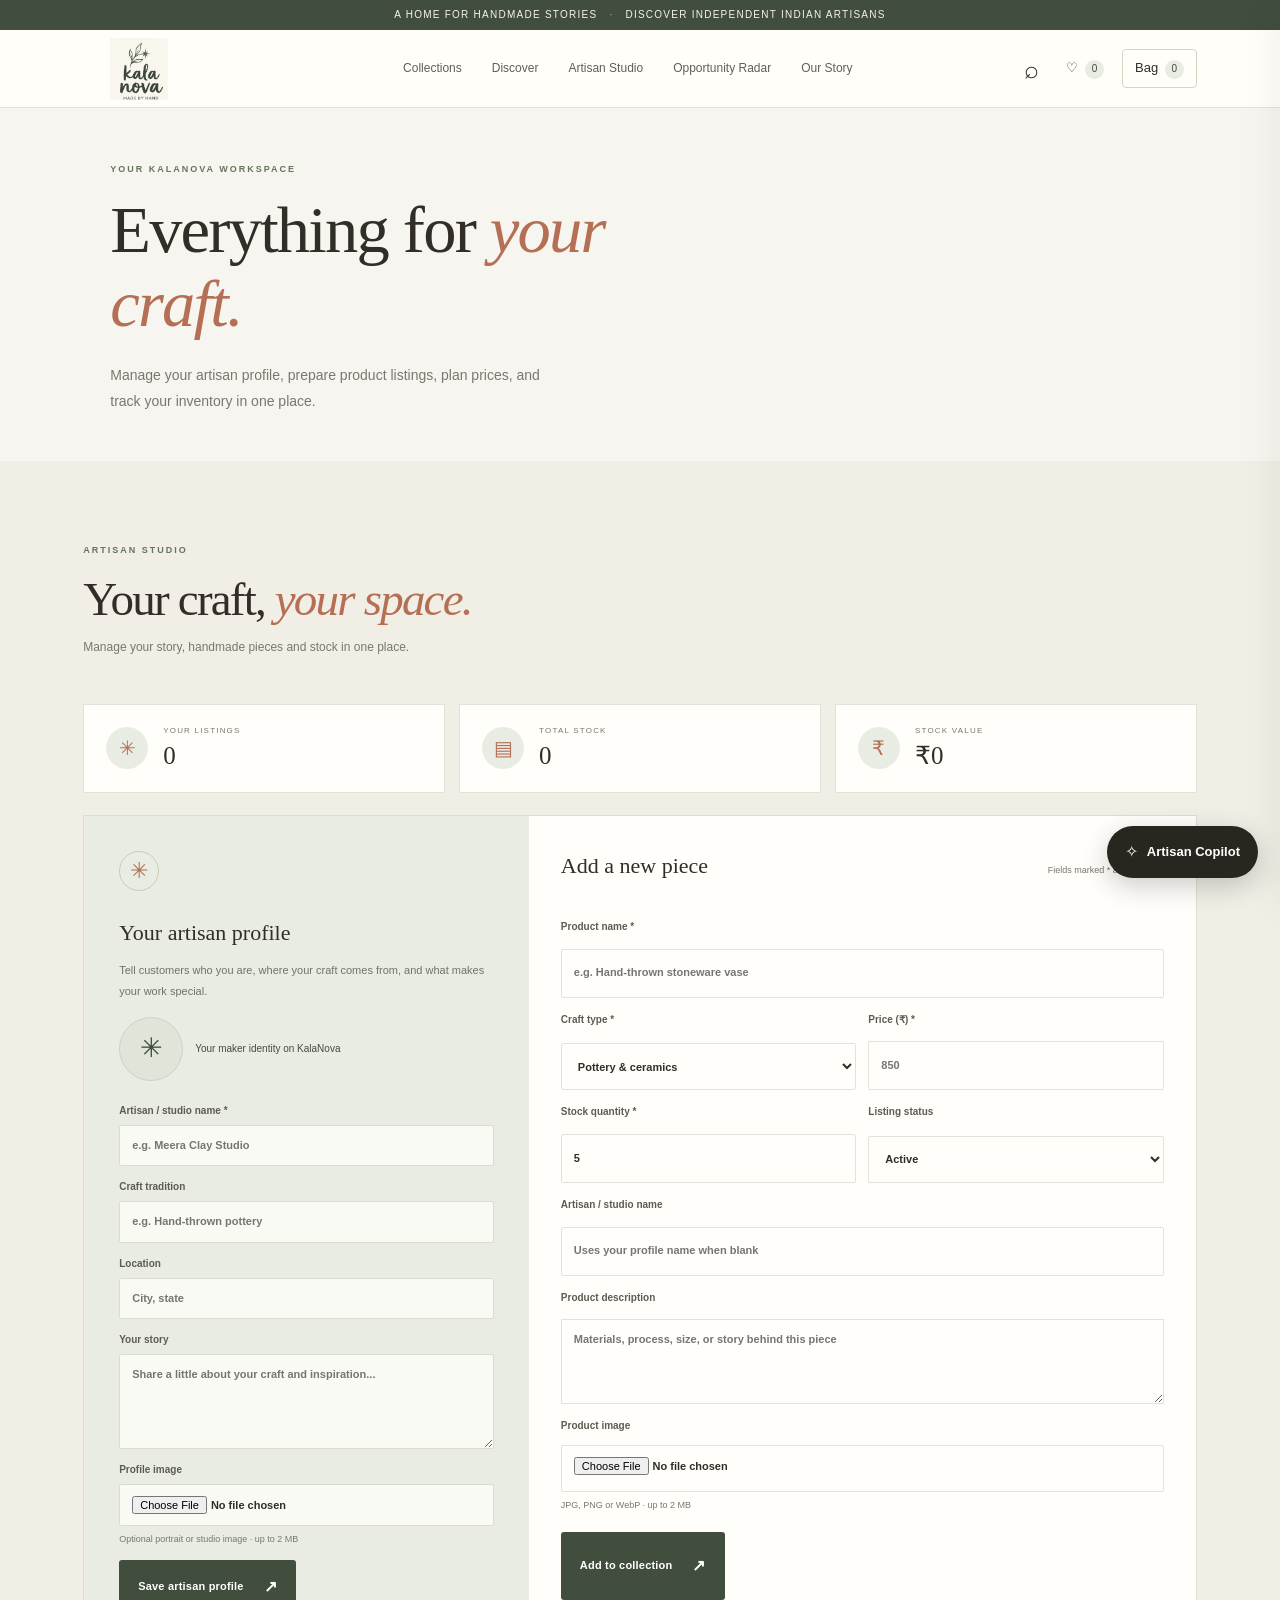
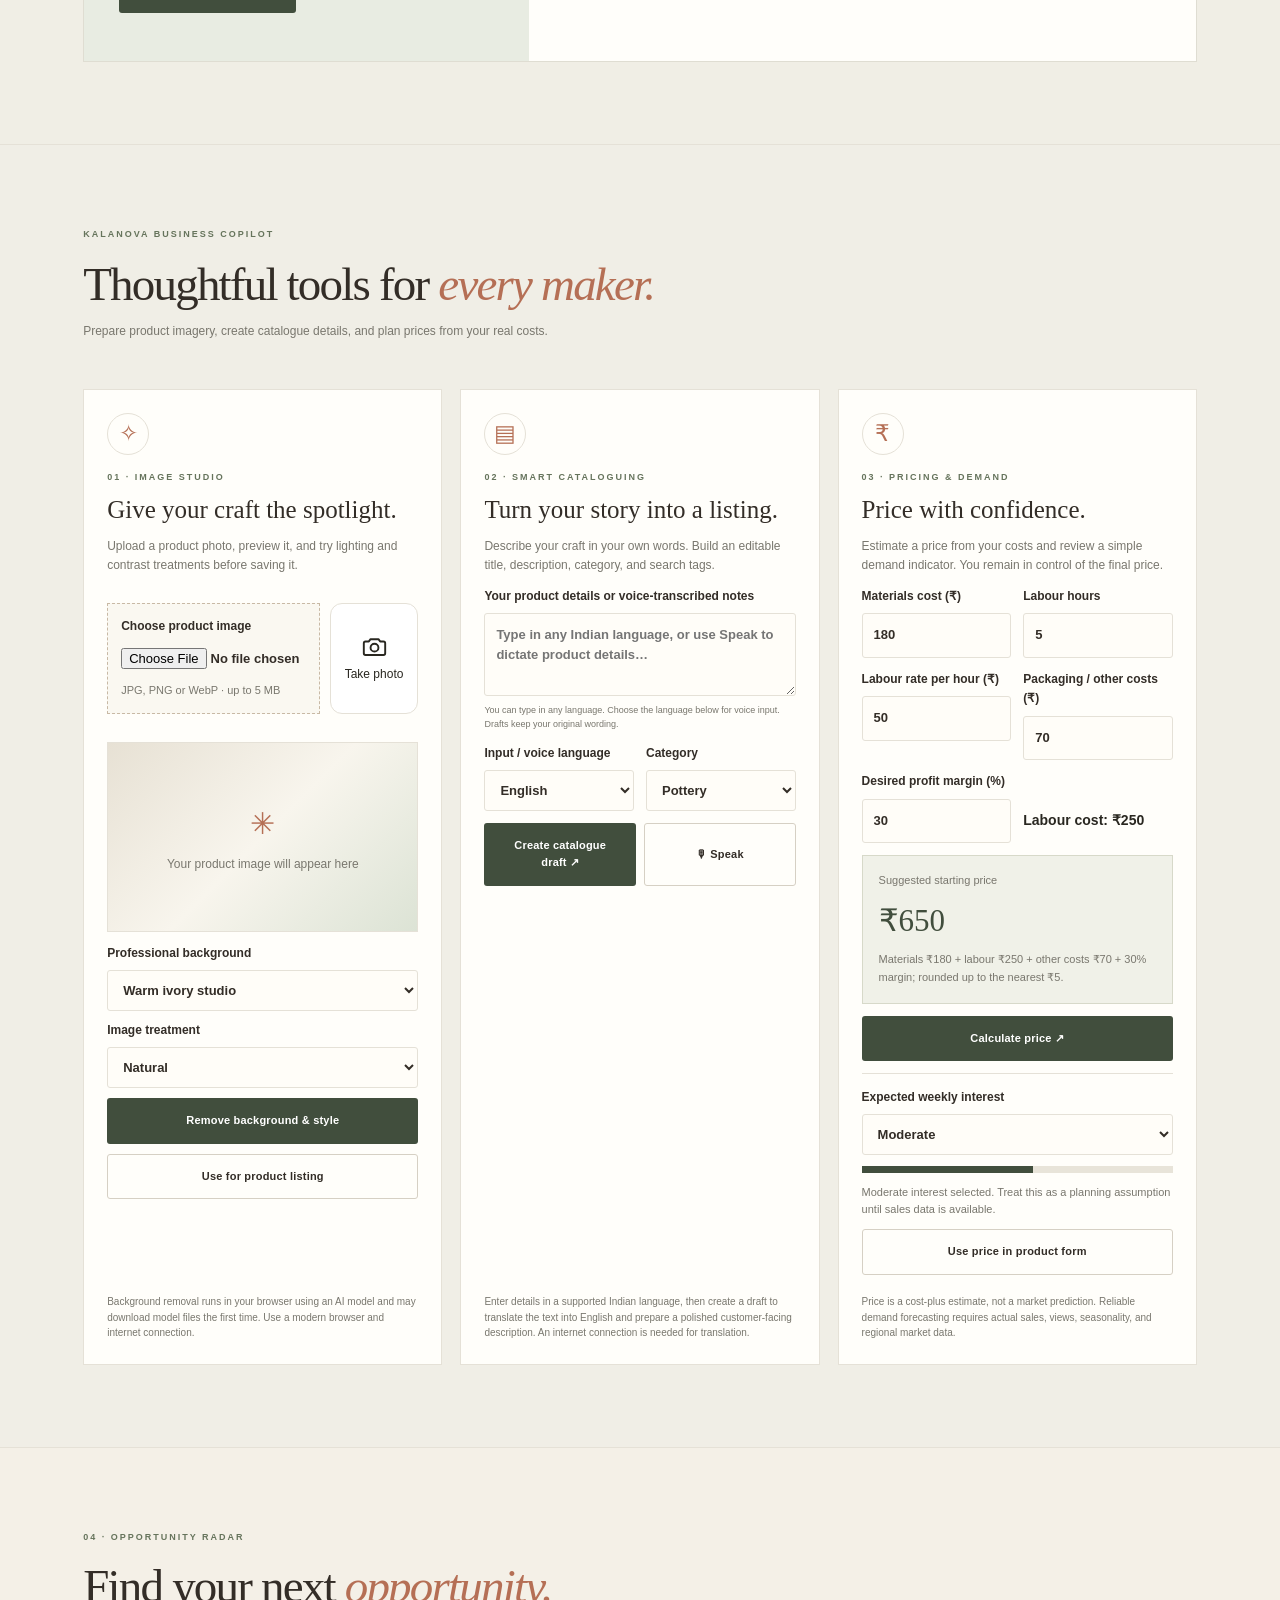
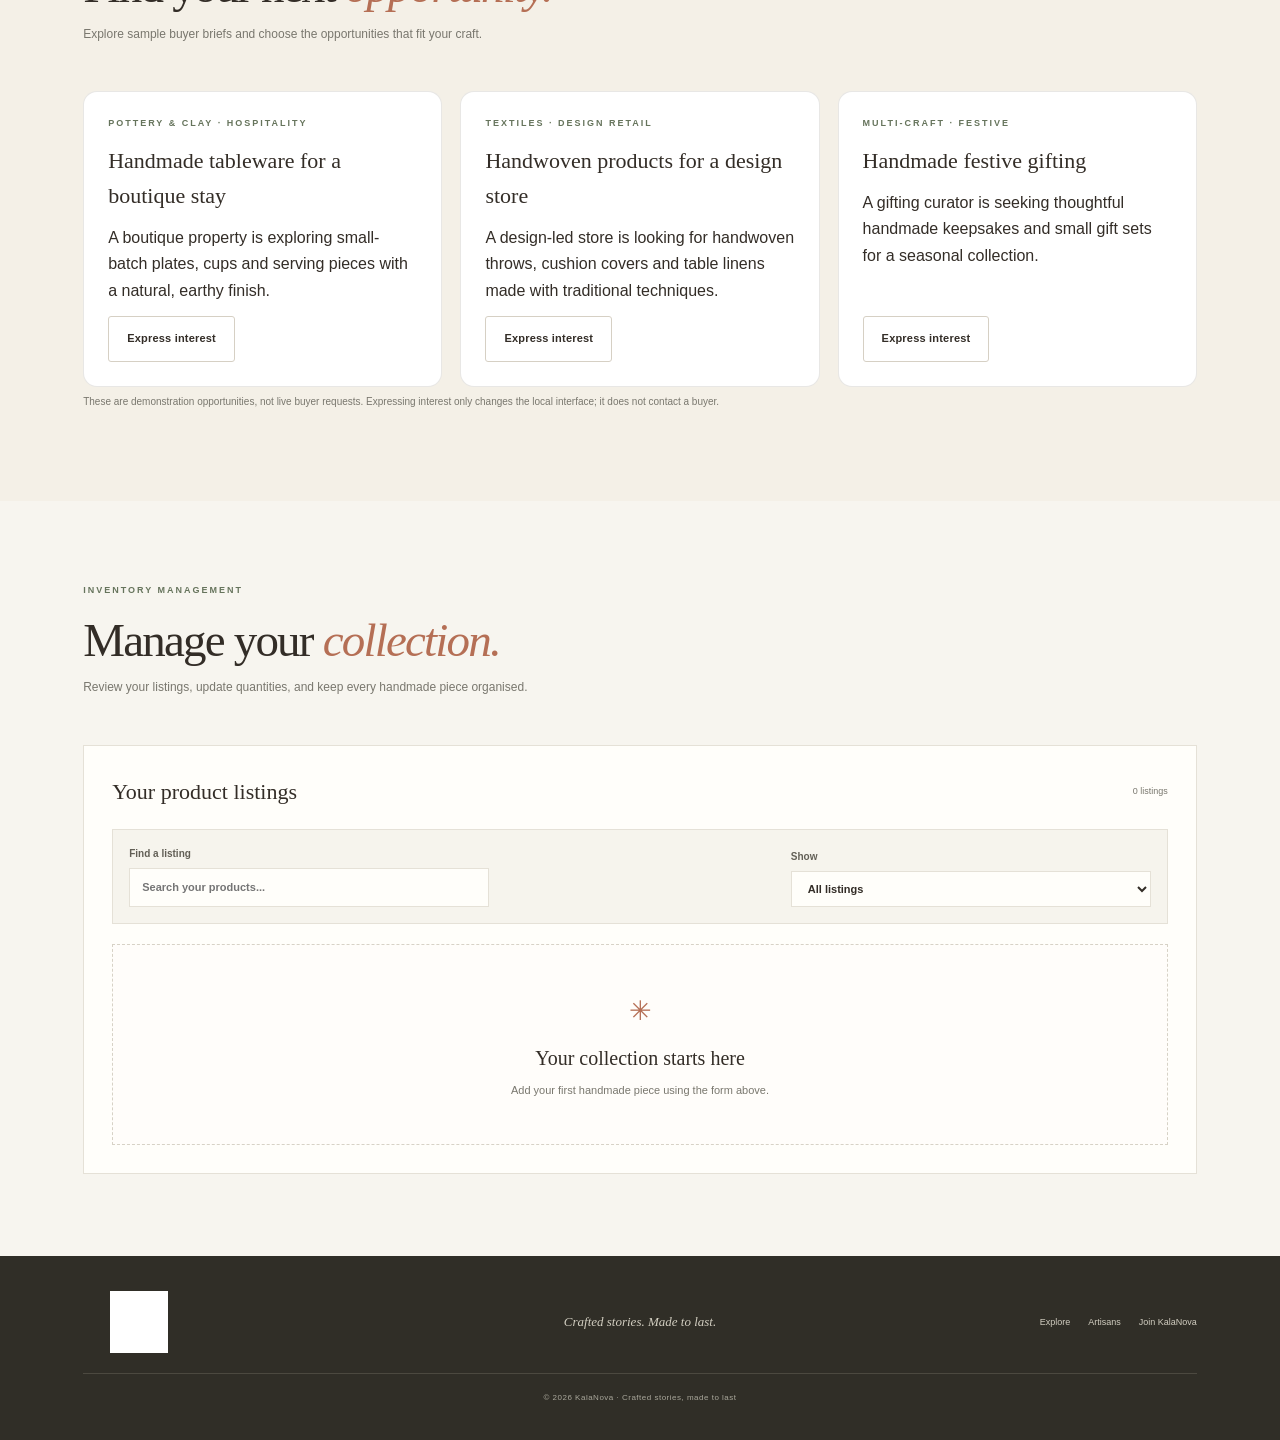
<file: artisan.html>
<!DOCTYPE html>

<html lang="en">
<head>
<meta charset="utf-8"/>
<meta content="width=device-width, initial-scale=1.0" name="viewport"/>
<meta content="#f7f5ef" name="theme-color"/>
<title>KalaNova — Artisan Studio</title>
<link href="style.css" rel="stylesheet"/>
<script defer="" src="script.js?v=artisan-copilot-camera-20261122"></script>
</head>
<body>
<div class="announcement">A home for handmade stories <span>·</span> Discover independent Indian artisans</div>
<header class="site-header">
<a aria-label="KalaNova home" class="brand" href="index.html"><img src="assets/kalanova-logo.png" alt="KalaNova — Made by Hand"/></a>
<nav aria-label="Main navigation" class="main-nav">
<a href="index.html#shop">Collections</a><a href="index.html#shop">Discover</a><a href="#artisan-dashboard">Artisan Studio</a><a href="#opportunity-radar">Opportunity Radar</a><a href="index.html#about">Our Story</a></nav>
<div class="header-actions">
<button aria-label="Focus search" class="icon-button" id="open-search">⌕</button>
<button aria-label="Open favorites" class="icon-button" id="open-favorites">♡ <span class="count" id="favorite-count">0</span></button>
<button aria-label="Open cart" class="icon-button cart-trigger" id="open-cart">Bag <span class="count" id="cart-count">0</span></button>
<button aria-label="Toggle menu" class="menu-toggle" id="menu-toggle">☰</button>
</div>
</header>
<main><section class="hero" style="padding:34px 7% 12px;min-height:auto"><div class="hero-copy"><p class="eyebrow">YOUR KALANOVA WORKSPACE</p><h1>Everything for <em>your craft.</em></h1><p class="hero-description">Manage your artisan profile, prepare product listings, plan prices, and track your inventory in one place.</p></div></section>
<section class="dashboard-section section-pad" id="artisan-dashboard">
<div class="section-heading"><div><p class="eyebrow">ARTISAN STUDIO</p><h2>Your craft, <em>your space.</em></h2><p class="muted">Manage your story, handmade pieces and stock in one place.</p></div></div>
<div class="artisan-overview">
<div class="overview-card"><span class="overview-icon">✳</span><div><small>YOUR LISTINGS</small><strong id="artisan-product-count">0</strong></div></div>
<div class="overview-card"><span class="overview-icon">▤</span><div><small>TOTAL STOCK</small><strong id="total-stock">0</strong></div></div>
<div class="overview-card"><span class="overview-icon">₹</span><div><small>STOCK VALUE</small><strong id="stock-value">₹0</strong></div></div>
</div>
<div class="dashboard-layout">
<div class="dashboard-intro">
<div class="dashboard-icon">✳</div><h3>Your artisan profile</h3><p>Tell customers who you are, where your craft comes from, and what makes your work special.</p>
<div class="profile-avatar-wrap"><div class="profile-avatar" id="profile-avatar">✳</div><p class="profile-preview-note">Your maker identity on KalaNova</p></div>
<form class="profile-form" id="artisan-profile-form">
<label>Artisan / studio name *<input id="profile-name" maxlength="70" placeholder="e.g. Meera Clay Studio" required=""/></label>
<label>Craft tradition<input id="profile-craft" maxlength="80" placeholder="e.g. Hand-thrown pottery"/></label>
<label>Location<input id="profile-location" maxlength="100" placeholder="City, state"/></label>
<label>Your story<textarea id="profile-story" maxlength="500" placeholder="Share a little about your craft and inspiration..." rows="4"></textarea></label>
<label>Profile image<input accept="image/*" id="profile-image" type="file"/><span class="input-hint">Optional portrait or studio image · up to 2 MB</span></label>
<div class="image-preview-wrap" hidden="" id="profile-image-preview-wrap"><img alt="Artisan profile preview" class="image-preview" id="profile-image-preview"/></div>
<button class="button button-dark" type="submit">Save artisan profile <span>↗</span></button><p class="form-message" id="profile-message" role="status"></p>
</form>
</div>
<form class="product-form" id="product-form">
<div class="form-heading"><h3 id="product-form-title">Add a new piece</h3><p>Fields marked * are required.</p></div>
<label>Product name *<input id="product-name" maxlength="90" placeholder="e.g. Hand-thrown stoneware vase" required=""/></label>
<div class="form-two"><label>Craft type *<select id="product-category" required=""><option value="Pottery">Pottery &amp; ceramics</option><option value="Textiles">Textiles &amp; weaving</option><option value="Jewellery">Jewellery</option><option value="Home Decor">Home décor</option><option value="Bags">Bags &amp; accessories</option><option value="Art">Art &amp; stationery</option><option value="Other">Others</option></select></label><label>Price (₹) *<input id="product-price" max="1000000" min="1" placeholder="850" required="" type="number"/></label></div>
<div class="form-two"><label>Stock quantity *<input id="product-stock" max="100000" min="0" required="" type="number" value="5"/></label><label>Listing status<select id="product-status"><option value="Active">Active</option><option value="Draft">Draft</option></select></label></div>
<label>Artisan / studio name<input id="product-artisan" maxlength="70" placeholder="Uses your profile name when blank"/></label>
<label>Product description<textarea id="product-description" maxlength="400" placeholder="Materials, process, size, or story behind this piece" rows="3"></textarea></label>
<label>Product image<input accept="image/*" id="product-image" type="file"/><span class="input-hint">JPG, PNG or WebP · up to 2 MB</span></label>
<div class="image-preview-wrap" hidden="" id="image-preview-wrap"><img alt="Selected product preview" class="image-preview" id="image-preview"/><span>Image preview</span></div>
<div class="form-actions"><button class="button button-dark form-submit" id="product-submit" type="submit">Add to collection <span>↗</span></button><button class="button button-outline" hidden="" id="cancel-edit" type="button">Cancel edit</button></div><p class="form-message" id="form-message" role="status"></p>
</form>
</div>

</section>
<section class="ai-workspace section-pad" id="ai-workspace">
<div class="section-heading"><div><p class="eyebrow">KALANOVA BUSINESS COPILOT</p><h2>Thoughtful tools for <em>every maker.</em></h2><p class="muted">Prepare product imagery, create catalogue details, and plan prices from your real costs.</p></div></div>
<div class="ai-tools-grid">
<article class="ai-tool-card" id="ai-studio">
<div class="ai-tool-icon">✧</div><p class="eyebrow">01 · IMAGE STUDIO</p><h3>Give your craft the spotlight.</h3><p class="muted">Upload a product photo, preview it, and try lighting and contrast treatments before saving it.</p>
<div class="studio-image-actions"><label class="ai-upload">Choose product image<input accept="image/*" id="studio-image-input" type="file"/><span>JPG, PNG or WebP · up to 5 MB</span></label><button class="camera-icon-button" id="studio-camera-button" type="button" aria-label="Take a product photo" title="Take a photo"><svg viewBox="0 0 24 24" aria-hidden="true"><path d="M4 7.5h3l1.5-2h7l1.5 2h3A1.5 1.5 0 0 1 21.5 9v9a1.5 1.5 0 0 1-1.5 1.5H4A1.5 1.5 0 0 1 2.5 18V9A1.5 1.5 0 0 1 4 7.5Z"/><circle cx="12" cy="13" r="3.5"/></svg><span>Take photo</span></button></div>
<div class="studio-camera-modal" id="studio-camera-modal" hidden role="dialog" aria-modal="true" aria-labelledby="studio-camera-title">
 <div class="studio-camera-panel">
  <div class="studio-camera-heading"><strong id="studio-camera-title">Capture product photo</strong><button type="button" id="studio-camera-close" class="studio-camera-close" aria-label="Close camera">×</button></div>
  <video id="studio-camera-video" autoplay muted playsinline></video>
  <canvas id="studio-camera-canvas" hidden></canvas>
  <p class="studio-camera-help" id="studio-camera-help">Position your product in the frame, then tap Capture photo.</p>
  <div class="studio-camera-buttons"><button type="button" id="studio-camera-capture" class="studio-camera-capture">Capture photo</button></div>
 </div>
</div>
<div class="studio-image-stage" id="studio-image-stage"><button type="button" class="studio-image-clear" id="studio-image-clear" aria-label="Remove uploaded image" title="Remove image" hidden>×</button><span id="studio-image-placeholder-icon">✳</span><p id="studio-image-placeholder-text">Your product image will appear here</p><img alt="Product image preview" hidden="" id="studio-image-preview"/></div>
<div class="studio-adjustments"><label>Professional background<select id="studio-background"><option value="warm">Warm ivory studio</option><option value="white">Clean white studio</option><option value="sage">Soft sage studio</option><option value="sand">Natural sand studio</option><option value="charcoal">Premium charcoal studio</option></select></label><label>Image treatment<select id="studio-treatment"><option value="none">Natural</option><option value="bright">Brighter lighting</option><option value="contrast">Enhanced contrast</option><option value="warm">Warm heritage tone</option></select></label><button class="button button-dark" disabled="" id="studio-remove-background" type="button">Remove background &amp; style</button><button class="button button-outline" disabled="" id="studio-use-image" type="button">Use for product listing</button><a class="button button-outline" hidden id="studio-download-image" download="kalanova-professional-product.png">Download edited image</a></div>
<p class="ai-note" id="studio-status" role="status">Background removal runs in your browser using an AI model and may download model files the first time. Use a modern browser and internet connection.</p>
</article>
<article class="ai-tool-card" id="smart-catalogue">
<div class="ai-tool-icon">▤</div><p class="eyebrow">02 · SMART CATALOGUING</p><h3>Turn your story into a listing.</h3><p class="muted">Describe your craft in your own words. Build an editable title, description, category, and search tags.</p>
<label>Your product details or voice-transcribed notes<textarea id="catalogue-notes" placeholder="Type in any Indian language, or use Speak to dictate product details…" rows="3" lang="mul" autocomplete="off"></textarea><span class="input-hint">You can type in any language. Choose the language below for voice input. Drafts keep your original wording.</span></label>
<div class="form-two"><label>Input / voice language<select id="catalogue-language"><option value="en">English</option><option value="as">Assamese</option><option value="bn">Bengali</option><option value="brx">Bodo</option><option value="doi">Dogri</option><option value="gu">Gujarati</option><option value="hi">Hindi</option><option value="kn">Kannada</option><option value="ks">Kashmiri</option><option value="kok">Konkani</option><option value="mai">Maithili</option><option value="ml">Malayalam</option><option value="mni">Manipuri (Meitei)</option><option value="mr">Marathi</option><option value="ne">Nepali</option><option value="or">Odia</option><option value="pa">Punjabi</option><option value="sa">Sanskrit</option><option value="sat">Santali</option><option value="sd">Sindhi</option><option value="ta">Tamil</option><option value="te">Telugu</option><option value="ur">Urdu</option></select></label><label>Category<select id="catalogue-category"><option>Pottery</option><option>Textiles</option><option>Jewellery</option><option>Home Decor</option><option>Bags</option><option>Art</option><option value="Other">Others</option></select></label></div>
<div class="catalogue-actions"><button class="button button-dark" id="catalogue-generate" type="button">Create catalogue draft ↗</button><button class="button button-outline" id="catalogue-voice" type="button">🎙 Speak</button></div><p class="form-message" id="catalogue-status" role="status"></p>
<div class="catalogue-output" hidden="" id="catalogue-output"><label>Suggested title<input id="catalogue-title" maxlength="90"/></label><label>Original-language description<textarea id="catalogue-description" maxlength="400" rows="4"></textarea></label><label>Translated English details (editable)<textarea id="catalogue-translated" maxlength="700" rows="4" placeholder="Translated product details will appear here."></textarea></label><label>Professional product description (editable)<textarea id="catalogue-professional-description" maxlength="700" rows="5" placeholder="A polished, customer-facing product description will appear here."></textarea></label><p class="ai-note">Translation is requested from an online translation service. Review names, materials, sizes, and cultural details before publishing.</p><label>Search tags<input id="catalogue-tags" placeholder="handmade, traditional, craft"/></label><button class="button button-outline" id="catalogue-fill-form" type="button">Use in product form</button></div>
<p class="ai-note">Enter details in a supported Indian language, then create a draft to translate the text into English and prepare a polished customer-facing description. An internet connection is needed for translation.</p>
</article>
<article class="ai-tool-card" id="pricing-assistant">
<div class="ai-tool-icon">₹</div><p class="eyebrow">03 · PRICING &amp; DEMAND</p><h3>Price with confidence.</h3><p class="muted">Estimate a price from your costs and review a simple demand indicator. You remain in control of the final price.</p>
<div class="form-two"><label>Materials cost (₹)<input id="price-materials" min="0" type="number" value="180"/></label><label>Labour hours<input id="price-labour-hours" min="0" step="0.25" type="number" value="5"/></label></div>
<div class="form-two"><label>Labour rate per hour (₹)<input id="price-labour-rate" min="0" type="number" value="50"/></label><label>Packaging / other costs (₹)<input id="price-other" min="0" type="number" value="70"/></label></div>
<div class="form-two"><label>Desired profit margin (%)<input id="price-margin" max="300" min="0" type="number" value="30"/></label><div class="pricing-labour-note" id="price-labour-total">Labour cost: ₹250</div></div>
<div class="pricing-result"><span>Suggested starting price</span><strong id="price-suggestion">₹715</strong><small id="price-explanation">Based on the costs and margin you entered.</small></div>
<button class="button button-dark" id="price-calculate" type="button">Calculate price ↗</button>
<div class="demand-panel"><label>Expected weekly interest <select id="demand-level"><option value="low">Low</option><option selected="" value="medium">Moderate</option><option value="high">High</option></select></label><div class="demand-meter"><span id="demand-meter-fill"></span></div><p id="demand-explanation">Moderate interest selected. Treat this as a planning assumption until sales data is available.</p></div>
<button class="button button-outline" id="price-use-product" type="button">Use price in product form</button>
<p class="ai-note">Price is a cost-plus estimate, not a market prediction. Reliable demand forecasting requires actual sales, views, seasonality, and regional market data.</p>
</article>
</div>
</section>
<section class="opportunity-section section-pad" id="opportunity-radar"><div class="section-heading"><div><p class="eyebrow">04 · OPPORTUNITY RADAR</p><h2>Find your next <em>opportunity.</em></h2><p class="muted">Explore sample buyer briefs and choose the opportunities that fit your craft.</p></div></div><div class="opportunity-grid">
<article class="opportunity-card"><p class="eyebrow">POTTERY &amp; CLAY · HOSPITALITY</p><h3>Handmade tableware for a boutique stay</h3><p>A boutique property is exploring small-batch plates, cups and serving pieces with a natural, earthy finish.</p><button class="button button-outline opportunity-interest" type="button">Express interest</button></article>
<article class="opportunity-card"><p class="eyebrow">TEXTILES · DESIGN RETAIL</p><h3>Handwoven products for a design store</h3><p>A design-led store is looking for handwoven throws, cushion covers and table linens made with traditional techniques.</p><button class="button button-outline opportunity-interest" type="button">Express interest</button></article>
<article class="opportunity-card"><p class="eyebrow">MULTI-CRAFT · FESTIVE</p><h3>Handmade festive gifting</h3><p>A gifting curator is seeking thoughtful handmade keepsakes and small gift sets for a seasonal collection.</p><button class="button button-outline opportunity-interest" type="button">Express interest</button></article>
</div><p class="ai-note">These are demonstration opportunities, not live buyer requests. Expressing interest only changes the local interface; it does not contact a buyer.</p></section>
<section class="inventory-section section-pad" id="inventory-management"><div class="section-heading"><div><p class="eyebrow">INVENTORY MANAGEMENT</p><h2>Manage your <em>collection.</em></h2><p class="muted">Review your listings, update quantities, and keep every handmade piece organised.</p></div></div><div class="my-listings"><div class="listings-heading"><div><h3>Your product listings</h3></div><span id="listing-subtitle">No listings yet</span></div><div class="inventory-toolbar"><label>Find a listing<input id="inventory-search" placeholder="Search your products..." type="search"/></label><label>Show<select id="inventory-filter"><option value="all">All listings</option><option value="Active">Active</option><option value="Draft">Draft</option><option value="low">Low stock (5 or fewer)</option><option value="out">Out of stock</option></select></label></div><div class="inventory-list" id="my-products"></div>
</div></section>
</main>
<button class="copilot-launcher" id="copilot-launcher" type="button" aria-expanded="false" aria-controls="copilot-panel" aria-label="Open Artisan Copilot">✧<span>Artisan Copilot</span></button>
<aside class="copilot-panel" id="copilot-panel" hidden aria-label="Artisan Copilot chat"><div class="copilot-header"><div><p class="eyebrow">KALANOVA</p><h3>Artisan Copilot</h3></div><button id="copilot-close" type="button" aria-label="Close copilot">×</button></div><div class="copilot-messages" id="copilot-messages" aria-live="polite"><p class="copilot-message bot">Namaste! I can help you plan a product listing, understand your pricing, or explore artisan opportunities. What would you like to work on?</p></div><div class="copilot-compose"><input id="copilot-input" type="text" placeholder="Ask about your craft…" aria-label="Message Artisan Copilot"/><button id="copilot-voice" type="button" aria-label="Speak message" title="Speak">🎙</button><button id="copilot-send" type="button" aria-label="Send message">➤</button></div><p class="ai-note">Demo assistant · Connect an AI backend for generated answers.</p></aside>
<footer class="site-footer"><a class="brand brand-footer" href="index.html#home"><img src="assets/kalanova-logo.png" alt="KalaNova — Made by Hand"/></a><p>Crafted stories. Made to last.</p><div><a href="index.html#shop">Explore</a><a href="index.html#stories">Artisans</a><a href="index.html#join">Join KalaNova</a></div><small>© 2026 KalaNova · Crafted stories, made to last</small></footer>
<div aria-atomic="true" aria-live="polite" class="toast-region" id="toast-region"></div>
<div class="drawer-backdrop" hidden="" id="drawer-backdrop"></div>
<aside aria-hidden="true" aria-label="Shopping panel" class="side-drawer" id="side-drawer">
<div class="drawer-header"><div><p class="eyebrow">YOUR KALANOVA</p><h2 id="drawer-title">Your bag</h2></div><button aria-label="Close panel" class="drawer-close" id="close-drawer">×</button></div>
<div class="drawer-content" id="drawer-content"></div>
</aside>
<dialog class="checkout-dialog" id="checkout-dialog"><form method="dialog"><button aria-label="Close" class="drawer-close dialog-close">×</button><p class="eyebrow">A LITTLE SOMETHING FOR YOU</p><h2>Ready to make it yours?</h2><p>This checkout screen does not process payments. Your order will not be submitted.</p><div id="checkout-summary"></div><label class="checkout-label">Name<input id="checkout-name" placeholder="Your name" required=""/></label><label class="checkout-label">Email<input id="checkout-email" placeholder="you@example.com" required="" type="email"/></label><button class="button button-dark checkout-submit" id="place-order" value="confirm">Place order</button></form></dialog>
</body>
</html>
</file>
<file: style.css>
:root{--ivory:#f7f5ef;--paper:#fffefa;--sage:#66745c;--sage-dark:#414e3d;--sage-pale:#e8ece2;--terracotta:#b56f55;--terracotta-pale:#f2e4dc;--brown:#332d27;--muted:#79776e;--line:#e5e1d7;--white:#fff;--shadow:0 12px 34px rgba(48,44,34,.07);--serif:Georgia,"Times New Roman",serif;--sans:"Aptos","Segoe UI",Arial,sans-serif}*{box-sizing:border-box}html{scroll-behavior:smooth;scroll-padding-top:90px}body{margin:0;background:var(--ivory);color:var(--brown);font-family:var(--sans);line-height:1.6}body.drawer-open{overflow:hidden}button,input,select{font:inherit}button,a{-webkit-tap-highlight-color:transparent}button{cursor:pointer}a{color:inherit;text-decoration:none}button:focus-visible,a:focus-visible,input:focus-visible,select:focus-visible{outline:2px solid var(--terracotta);outline-offset:3px}.announcement{padding:7px 15px;background:var(--sage-dark);color:#f6f3e9;text-align:center;font-size:10px;letter-spacing:1.25px;text-transform:uppercase}.announcement span{padding:0 8px;color:#d5ad91}.site-header{height:78px;display:flex;align-items:center;justify-content:space-between;padding:0 6.5%;background:rgba(255,254,250,.94);border-bottom:1px solid var(--line);position:sticky;top:0;z-index:20;backdrop-filter:blur(14px)}.brand{font-family:var(--serif);font-size:30px;letter-spacing:-1.8px;font-weight:bold;color:var(--brown);line-height:1}.brand span{font-weight:normal}.brand i{color:var(--terracotta);font-style:normal}.main-nav{display:flex;gap:30px;margin-left:45px}.main-nav a{font-size:12px;color:#625f56;transition:color .2s}.main-nav a:hover{color:var(--terracotta)}.header-actions{display:flex;align-items:center;gap:9px}.icon-button,.menu-toggle{border:0;background:transparent;color:var(--brown);padding:8px 9px;font-size:13px}.icon-button:first-child{font-size:25px}.count{display:inline-grid;place-items:center;min-width:19px;height:19px;padding:0 5px;border-radius:20px;background:var(--sage-pale);color:var(--sage-dark);font-size:10px;margin-left:3px}.cart-trigger{border:1px solid #d9d3c6;border-radius:4px;padding:8px 12px}.menu-toggle{display:none;font-size:21px}.hero{display:grid;grid-template-columns:1fr 1fr;min-height:550px;padding:55px 6.5% 58px;gap:6%;align-items:center}.hero-copy{padding:20px 0 20px 4%}.eyebrow{margin:0 0 17px;font-size:9px;font-weight:700;letter-spacing:2px;color:var(--sage);text-transform:uppercase;display:flex;align-items:center;gap:10px}.eyebrow-line{width:24px;height:1px;background:var(--terracotta)}h1,h2,h3,p{margin-top:0}.hero h1,.section-heading h2,.artisan-copy h2,.join-card h2,.about-strip h2{font-family:var(--serif);font-weight:normal;letter-spacing:-1.8px;line-height:1.1}.hero h1{font-size:clamp(43px,5.2vw,70px);margin:0 0 22px}.hero h1 em,.section-heading h2 em,.artisan-copy h2 em,.join-card h2 em,.about-strip h2 em{color:var(--terracotta);font-weight:normal}.hero-description{max-width:430px;color:var(--muted);font-size:14px;line-height:1.9}.hero-ctas{display:flex;align-items:center;gap:24px;margin-top:27px;flex-wrap:wrap}.button{display:inline-flex;align-items:center;justify-content:center;gap:20px;padding:13px 18px;border:1px solid transparent;border-radius:3px;font-size:11px;font-weight:600;letter-spacing:.2px;transition:background .2s,transform .2s}.button:hover{transform:translateY(-2px)}.button span{font-size:16px}.button-dark{background:var(--sage-dark);color:white}.button-dark:hover{background:#2f3b2c}.button-light{background:var(--paper);color:var(--brown)}.text-link{font-size:11px;border-bottom:1px solid #c8b6a7;padding:0 0 4px}.text-link span{padding-left:6px;color:var(--terracotta)}.hero-note{display:flex;gap:12px;align-items:center;margin-top:50px;color:var(--muted);font-size:10px;line-height:1.7}.hero-note b{color:var(--brown);font-weight:500}.tiny-stamp{display:grid;place-items:center;width:33px;height:33px;border:1px solid #d6c6b6;border-radius:50%;color:var(--terracotta);font-size:19px}.hero-art{position:relative;padding:0 0 35px 0}.hero-image{height:405px;background:linear-gradient(0deg,rgba(51,45,39,.06),transparent 45%),url("assets/hero-dinnerware.jpg") center/cover;background-color:#ddd2c1}.image-caption{display:flex;justify-content:space-between;gap:15px;padding-top:13px;color:var(--muted);font-size:8px;letter-spacing:.8px;text-transform:uppercase}.floating-note{position:absolute;left:-29px;bottom:63px;background:var(--paper);box-shadow:var(--shadow);padding:13px 17px;display:flex;gap:10px;align-items:center;font-size:10px;line-height:1.6}.floating-note b{font-weight:600}.note-mark{color:var(--terracotta);font-size:22px}.trust-strip{display:flex;justify-content:space-around;gap:20px;flex-wrap:wrap;padding:20px 6.5%;background:#ebece3;border-top:1px solid #e2e1d7;border-bottom:1px solid #e2e1d7}.trust-strip div{font-size:10px;color:#5f6658;letter-spacing:.25px}.trust-strip span{color:var(--terracotta);padding-right:7px}.section-pad{padding:82px 6.5%}.section-heading{display:flex;align-items:end;justify-content:space-between;gap:25px;margin-bottom:35px}.section-heading h2{font-size:clamp(33px,4vw,47px);margin:0 0 12px}.muted{color:var(--muted);font-size:12px}.collection-index,.maker-label{font-size:8px;letter-spacing:1px;color:var(--muted);padding-bottom:7px}.category-tiles{display:grid;grid-template-columns:repeat(6,minmax(0,1fr));gap:10px;margin-bottom:28px}.category-tile{display:flex;align-items:center;justify-content:center;gap:9px;min-height:55px;padding:10px 8px;border:1px solid var(--line);background:rgba(255,254,250,.55);color:#69665d;font-size:10px;transition:all .2s}.category-tile:hover,.category-tile.selected{border-color:var(--sage);background:var(--sage-pale);color:var(--sage-dark)}.tile-symbol{font-size:17px;color:var(--terracotta)}.shop-controls{display:flex;align-items:center;gap:12px;padding:14px 0;border-top:1px solid var(--line);border-bottom:1px solid var(--line)}.search-box{display:flex;align-items:center;gap:9px;flex:1;border:1px solid var(--line);background:var(--paper);padding:0 12px;min-width:130px}.search-box>span{font-size:23px;color:var(--muted)}.search-box input{width:100%;min-width:0;border:0;outline:0;background:transparent;padding:12px 0;font-size:11px;color:var(--brown)}.search-box kbd{font-size:9px;color:#a19b90;border:1px solid var(--line);padding:1px 5px}.filter-toggle,.sort-control select{border:1px solid var(--line);background:var(--paper);padding:11px 13px;color:var(--brown);font-size:10px}.filter-badge{display:inline-grid;place-items:center;background:var(--terracotta);color:white;border-radius:50%;width:17px;height:17px;margin-left:5px}.sort-control{display:flex;align-items:center;gap:8px;color:var(--muted);font-size:10px;white-space:nowrap}.sort-control select{max-width:165px}.catalog-layout{display:grid;grid-template-columns:210px minmax(0,1fr);gap:28px;padding-top:25px}.filter-sidebar{padding:0 19px 20px 0;border-right:1px solid var(--line)}.filter-title{display:flex;justify-content:space-between;align-items:center;gap:10px;margin-bottom:22px}.filter-title h3{font-family:var(--serif);font-size:17px;font-weight:normal;margin:0}.quiet-button{border:0;background:transparent;color:var(--terracotta);font-size:10px;text-decoration:underline}.filter-group{padding:18px 0;border-top:1px solid var(--line)}.filter-group h4{font-size:10px;font-weight:700;margin:0 0 13px}.check-row{display:flex;align-items:center;gap:9px;margin:11px 0;font-size:10px;color:#68665e;cursor:pointer}.check-row input{accent-color:var(--sage);width:13px;height:13px}.price-inputs{display:flex;align-items:end;gap:8px}.price-inputs label{font-size:9px;color:var(--muted);display:grid;gap:5px;min-width:0}.price-inputs input{width:75px;min-width:0;border:1px solid var(--line);padding:8px 6px;background:var(--paper);font-size:10px}.price-inputs>span{font-size:10px;color:var(--muted);padding-bottom:8px}.range-input{width:100%;margin:17px 0 0;accent-color:var(--sage)}.range-caption{font-size:10px;color:var(--muted);margin:0}.range-caption b{color:var(--sage-dark)}.filter-aside-note{margin-top:20px;padding:14px;background:var(--terracotta-pale);color:#795e50;font-family:var(--serif);font-size:13px;font-style:italic;line-height:1.6}.catalog-meta{display:flex;justify-content:space-between;align-items:center;margin:0 0 15px}.catalog-meta p{font-size:10px;color:var(--muted);margin:0}.mobile-filter{display:none}.product-grid{display:grid;grid-template-columns:repeat(3,minmax(0,1fr));gap:26px 15px}.product-card{min-width:0;position:relative}.product-image-wrap{position:relative;overflow:hidden;background:#e9e5db;aspect-ratio:4/4.6}.product-card img{display:block;width:100%;height:100%;object-fit:cover;transition:transform .45s ease}.product-card:hover img{transform:scale(1.035)}.product-badge{position:absolute;top:10px;left:10px;padding:5px 7px;background:rgba(255,254,250,.92);color:var(--sage-dark);font-size:8px;letter-spacing:.6px;text-transform:uppercase}.favorite-button{position:absolute;right:9px;top:9px;display:grid;place-items:center;width:30px;height:30px;border:0;border-radius:50%;background:rgba(255,254,250,.94);color:var(--brown);font-size:18px;line-height:1}.favorite-button.active{color:var(--terracotta)}.quick-add{position:absolute;left:8px;right:8px;bottom:8px;width:calc(100% - 16px);padding:10px;border:0;background:rgba(255,254,250,.96);color:var(--brown);font-size:10px;opacity:0;transform:translateY(5px);transition:all .2s}.product-card:hover .quick-add,.quick-add:focus-visible{opacity:1;transform:translateY(0)}.product-details{padding:12px 2px 0}.product-category{font-size:8px;color:var(--sage);letter-spacing:1px;text-transform:uppercase;margin:0 0 4px}.product-name{font-family:var(--serif);font-size:16px;font-weight:normal;line-height:1.35;margin:0 0 4px}.product-maker{font-size:9px;color:var(--muted);margin:0 0 8px}.product-price-row{display:flex;align-items:center;justify-content:space-between;gap:8px}.product-price{font-size:12px;font-weight:700;color:var(--brown)}.product-stock{font-size:8px;color:var(--sage)}.product-actions{display:flex;gap:6px;margin-top:10px}.product-actions button{flex:1;padding:8px 5px;font-size:9px}.small-add{border:1px solid #c9d0c2;background:transparent;color:var(--sage-dark)}.buy-button{border:1px solid var(--sage-dark);background:var(--sage-dark);color:white}.empty-state{text-align:center;padding:60px 20px}.empty-state>span{font-size:35px;color:var(--terracotta)}.empty-state h3{font-family:var(--serif);font-weight:normal;font-size:26px;margin:10px 0}.empty-state p{font-size:12px;color:var(--muted)}.artisan-feature{display:grid;grid-template-columns:1fr 1fr;background:var(--sage-dark);color:#fffdf5}.artisan-photo{min-height:440px;background:url("https://images.unsplash.com/photo-1452860606245-08befc0ff44b?auto=format&fit=crop&w=1200&q=85") center/cover;background-color:#b6ad99}.artisan-copy{padding:70px clamp(30px,7vw,100px);align-self:center}.artisan-copy .eyebrow{color:#c5d0b9}.artisan-copy h2{font-size:clamp(35px,4vw,48px);margin:0 0 20px}.artisan-copy h2 em{color:#d7ad91}.artisan-copy>p:not(.eyebrow){font-size:12px;color:#e1e4d9;line-height:1.9;max-width:420px;margin-bottom:25px}.artisan-quote{padding-top:20px;border-top:1px solid #74816d;font-family:var(--serif);font-style:italic}.join-section{padding-top:65px;padding-bottom:65px}.join-card{display:flex;align-items:center;justify-content:space-between;gap:30px;padding:45px 5%;background:var(--terracotta-pale)}.join-card h2{font-size:clamp(31px,3.7vw,43px);margin:0 0 13px}.join-card h2 em{color:#8d533e}.join-card .muted{max-width:430px;line-height:1.8}.dashboard-section{background:#f0eee5}.dashboard-section .section-heading{align-items:center}.maker-label{border:1px solid #d7d4c8;padding:7px 9px}.dashboard-layout{display:grid;grid-template-columns:.8fr 1.2fr;border:1px solid #dfddd2;background:var(--paper)}.dashboard-intro{padding:35px;background:var(--sage-pale)}.dashboard-icon{display:grid;place-items:center;width:40px;height:40px;border:1px solid #c5cebb;border-radius:50%;color:var(--terracotta);font-size:22px;margin-bottom:24px}.dashboard-intro h3,.form-heading h3,.listings-heading h3{font-family:var(--serif);font-weight:normal;font-size:22px;margin-bottom:10px}.dashboard-intro p{font-size:11px;color:#6e7467;line-height:1.9}.dashboard-stat{display:flex;justify-content:space-between;align-items:center;border-top:1px solid #cdd4c5;padding-top:17px;margin-top:35px}.dashboard-stat span{font-size:8px;letter-spacing:1px;color:var(--sage-dark)}.dashboard-stat b{font-family:var(--serif);font-size:24px;font-weight:normal}.product-form{padding:32px;display:grid;gap:14px}.form-heading{display:flex;justify-content:space-between;align-items:baseline;gap:10px;margin-bottom:4px}.form-heading h3{margin:0}.form-heading p,.input-hint{font-size:9px;color:var(--muted)}.product-form label,.checkout-label{display:grid;gap:6px;font-size:10px;font-weight:600;color:#5e5b52}.product-form input,.product-form select,.checkout-label input{width:100%;padding:11px 12px;border:1px solid var(--line);border-radius:2px;background:#fffefa;color:var(--brown);font-size:11px}.form-two{display:grid;grid-template-columns:1fr 1fr;gap:12px}.input-hint{font-weight:normal}.image-preview{max-width:130px;max-height:120px;object-fit:cover}.form-submit{justify-self:start}.form-message{font-size:10px;color:var(--sage-dark);margin:0}.my-listings{padding-top:35px}.listings-heading{display:flex;justify-content:space-between;align-items:center;gap:15px;margin-bottom:18px}.listings-heading h3{margin:0}.listings-heading span{font-size:9px;color:var(--muted)}.artisan-grid{grid-template-columns:repeat(4,minmax(0,1fr))}.artisan-grid .product-image-wrap{aspect-ratio:1/1}.remove-listing{margin-top:8px;border:0;background:transparent;color:var(--terracotta);font-size:10px;text-decoration:underline}.about-strip{display:grid;grid-template-columns:90px 1fr 1fr;gap:30px;align-items:center;padding:70px 9%;background:#e6e5d9}.about-mark{display:grid;place-items:center;width:70px;height:70px;background:var(--sage-dark);color:white;font-family:var(--serif);font-size:36px}.about-strip .eyebrow{margin-bottom:10px}.about-strip h2{font-size:clamp(28px,3vw,37px);margin:0}.about-strip>p{max-width:390px;color:#68695e;font-size:12px;line-height:1.9;margin:0}.site-footer{display:grid;grid-template-columns:1fr 1fr 1fr;align-items:center;gap:20px;padding:35px 6.5%;background:#302e27;color:#f7f4eb}.brand-footer{color:#f7f4eb}.site-footer>p{font-family:var(--serif);font-style:italic;font-size:13px;color:#d2cec1;margin:0;text-align:center}.site-footer>div{display:flex;justify-content:flex-end;gap:18px}.site-footer>div a{font-size:9px;color:#d2cec1}.site-footer small{grid-column:1/-1;text-align:center;color:#aaa89c;font-size:8px;letter-spacing:.5px;padding-top:18px;border-top:1px solid #4c4940}.toast-region{position:fixed;right:20px;bottom:20px;z-index:80;display:grid;gap:8px}.toast{max-width:min(350px,calc(100vw - 40px));padding:13px 17px;background:var(--sage-dark);color:white;box-shadow:var(--shadow);font-size:11px;animation:toast-in .2s ease}.toast.error{background:#8d533e}@keyframes toast-in{from{opacity:0;transform:translateY(8px)}to{opacity:1;transform:translateY(0)}}.drawer-backdrop{position:fixed;inset:0;z-index:40;background:rgba(35,32,27,.35);backdrop-filter:blur(2px)}.side-drawer{position:fixed;right:0;top:0;bottom:0;z-index:41;width:min(440px,100%);background:var(--paper);padding:28px;transform:translateX(105%);transition:transform .25s ease;display:flex;flex-direction:column;box-shadow:-15px 0 45px rgba(35,32,27,.1)}.side-drawer.open{transform:translateX(0)}.drawer-header{display:flex;align-items:center;justify-content:space-between;padding-bottom:20px;border-bottom:1px solid var(--line)}.drawer-header .eyebrow{margin-bottom:5px}.drawer-header h2,.checkout-dialog h2{font-family:var(--serif);font-size:30px;font-weight:normal;margin:0}.drawer-close{width:35px;height:35px;border:1px solid var(--line);background:transparent;font-size:24px;color:var(--brown)}.drawer-content{overflow-y:auto;flex:1;padding-top:15px}.drawer-empty{text-align:center;padding:60px 10px;color:var(--muted);font-size:12px}.drawer-empty span{display:block;font-size:34px;color:var(--terracotta);margin-bottom:12px}.drawer-item{display:grid;grid-template-columns:75px 1fr auto;gap:12px;padding:14px 0;border-bottom:1px solid var(--line);align-items:start}.drawer-item img{width:75px;height:85px;object-fit:cover;background:var(--sage-pale)}.drawer-item h3{font-family:var(--serif);font-weight:normal;font-size:15px;line-height:1.3;margin:2px 0 4px}.drawer-item p{font-size:10px;color:var(--muted);margin:0 0 8px}.drawer-item strong{font-size:11px}.remove-item{border:0;background:transparent;color:var(--terracotta);font-size:16px}.qty-control{display:flex;align-items:center;gap:10px;margin-top:9px}.qty-control button{width:23px;height:23px;border:1px solid var(--line);background:white}.qty-control span{font-size:10px}.drawer-footer{padding-top:18px;border-top:1px solid var(--line)}.subtotal-row{display:flex;justify-content:space-between;font-size:12px;margin-bottom:15px}.drawer-footer .button{width:100%}.drawer-note{font-size:9px;color:var(--muted);text-align:center;margin:12px 0 0}.notification-item{padding:15px 0;border-bottom:1px solid var(--line);font-size:11px}.notification-item p{margin:0 0 5px}.notification-item small{font-size:9px;color:var(--muted)}.drawer-heading-row{display:flex;justify-content:space-between;align-items:center}.clear-notifications{border:0;background:transparent;color:var(--terracotta);font-size:10px;text-decoration:underline}.drawer-item-actions{display:flex;gap:7px;margin-top:8px}.mini-action{padding:6px 8px;border:1px solid var(--line);background:white;font-size:9px}.checkout-dialog{width:min(480px,calc(100% - 30px));border:1px solid var(--line);padding:34px;background:var(--paper);color:var(--brown);box-shadow:var(--shadow)}.checkout-dialog::backdrop{background:rgba(35,32,27,.48);backdrop-filter:blur(3px)}.checkout-dialog form{display:grid;gap:15px}.dialog-close{justify-self:end;grid-row:1}.checkout-dialog .eyebrow{margin-bottom:0}.checkout-dialog h2{line-height:1.2}.checkout-dialog form>p:not(.eyebrow){font-size:11px;color:var(--muted)}#checkout-summary{padding:14px;background:var(--sage-pale);font-size:12px}.checkout-submit{width:100%}.hidden{display:none!important}[hidden]{display:none!important}
@media(max-width:1050px){.site-header{padding:0 4%}.main-nav{gap:18px;margin-left:15px}.hero{padding-left:4%;padding-right:4%;gap:4%}.hero-image{height:360px}.category-tiles{grid-template-columns:repeat(3,minmax(0,1fr))}.catalog-layout{grid-template-columns:190px minmax(0,1fr);gap:20px}.product-grid{gap:22px 12px}.section-pad{padding-left:4%;padding-right:4%}.product-name{font-size:14px}.about-strip{padding:60px 5%}}
@media(max-width:760px){.announcement{font-size:8px;letter-spacing:.7px}.site-header{height:68px;padding:0 5%}.brand{font-size:27px}.menu-toggle{display:inline-block}.main-nav{display:none;position:absolute;top:68px;left:0;right:0;margin:0;padding:18px 5%;background:var(--paper);border-bottom:1px solid var(--line);flex-direction:column;gap:15px}.main-nav.open{display:flex}.main-nav a{font-size:13px}.header-actions{gap:2px}.icon-button{padding:6px;font-size:11px}.hero{grid-template-columns:1fr;padding:45px 6% 30px;gap:30px}.hero-copy{padding:0}.hero h1{font-size:clamp(43px,10vw,60px)}.hero-note{margin-top:28px}.hero-art{margin-left:15px}.hero-image{height:330px}.floating-note{left:-15px}.trust-strip{justify-content:flex-start;gap:12px 24px;padding:17px 6%}.trust-strip div{font-size:9px}.section-pad{padding:58px 5%}.section-heading{align-items:flex-start;flex-direction:column;gap:8px;margin-bottom:25px}.section-heading h2{font-size:36px}.collection-index{padding:0}.category-tiles{grid-template-columns:repeat(3,minmax(0,1fr));gap:7px}.category-tile{flex-direction:column;gap:2px;min-height:65px}.shop-controls{flex-wrap:wrap}.search-box{flex-basis:100%}.sort-control{flex:1;justify-content:space-between}.sort-control select{max-width:none}.catalog-layout{display:block;padding-top:18px}.filter-sidebar{display:none;border:1px solid var(--line);padding:18px;margin-bottom:20px;background:var(--paper)}.filter-sidebar.open{display:block}.filter-title h3{font-size:19px}.mobile-filter{display:block;border:1px solid var(--line);background:var(--paper);padding:7px 10px;font-size:10px}.product-grid{grid-template-columns:repeat(2,minmax(0,1fr));gap:22px 12px}.product-image-wrap{aspect-ratio:4/4.8}.product-details{padding-top:9px}.product-name{font-size:14px}.product-maker{font-size:8px}.product-actions{gap:5px}.product-actions button{font-size:8px;padding:8px 3px}.quick-add{display:none}.artisan-feature{grid-template-columns:1fr}.artisan-photo{min-height:300px}.artisan-copy{padding:45px 7%}.join-card{align-items:flex-start;flex-direction:column;padding:32px 7%}.dashboard-section .section-heading{flex-direction:row;align-items:center}.dashboard-layout{grid-template-columns:1fr}.dashboard-intro{padding:25px}.dashboard-stat{margin-top:20px}.product-form{padding:24px 18px}.artisan-grid{grid-template-columns:repeat(2,minmax(0,1fr))}.about-strip{grid-template-columns:60px 1fr;gap:18px;padding:45px 6%}.about-mark{width:55px;height:55px;font-size:30px}.about-strip>p{grid-column:2}.site-footer{grid-template-columns:1fr 1fr;padding:30px 6%}.site-footer>p{text-align:right}.site-footer>div{grid-column:1/-1;justify-content:flex-start;flex-wrap:wrap}.site-footer small{grid-column:1/-1}.side-drawer{padding:22px}.checkout-dialog{padding:25px}}
@media(max-width:390px){.header-actions .icon-button:first-child{display:none}.header-actions{gap:0}.cart-trigger{padding:7px}.hero h1{font-size:41px}.product-grid{gap:20px 9px}.product-name{font-size:13px}.product-actions{flex-direction:column}.form-two{grid-template-columns:1fr}.category-tiles{grid-template-columns:repeat(2,minmax(0,1fr))}}
/* Artisan studio and inventory workspace */
.artisan-overview{display:grid;grid-template-columns:repeat(3,minmax(0,1fr));gap:14px;margin:0 0 22px}.overview-card{display:flex;align-items:center;gap:14px;padding:20px 22px;background:var(--paper);border:1px solid var(--line)}.overview-icon{display:grid;place-items:center;width:42px;height:42px;border-radius:50%;background:var(--sage-pale);color:var(--terracotta);font-size:22px}.overview-card small,.inventory-price small,.stock-editor small{display:block;font-size:8px;letter-spacing:1px;color:var(--muted);margin-bottom:4px}.overview-card strong{font-family:var(--serif);font-size:25px;font-weight:normal}.profile-form{display:grid;gap:13px;margin-top:22px}.profile-form label{display:grid;gap:6px;font-size:10px;font-weight:600;color:#5e5b52}.profile-form input,.profile-form textarea{width:100%;padding:10px 11px;border:1px solid #d9dfd2;background:rgba(255,254,250,.85);font:inherit;font-size:11px;color:var(--brown);resize:vertical}.profile-form .button{justify-self:start}.product-form textarea{width:100%;padding:11px 12px;border:1px solid var(--line);background:#fffefa;color:var(--brown);font:inherit;font-size:11px;resize:vertical}.image-preview-wrap{display:flex;align-items:center;gap:12px;color:var(--muted);font-size:10px}.image-preview{width:100px;height:100px;max-width:none;max-height:none;object-fit:cover;border:1px solid var(--line);background:var(--sage-pale)}.form-actions{display:flex;gap:9px;flex-wrap:wrap}.button-outline{background:transparent;border-color:#d6d0c4;color:var(--brown)}.inventory-toolbar{display:flex;align-items:end;justify-content:space-between;gap:15px;margin:18px 0}.inventory-toolbar label{display:grid;gap:6px;font-size:9px;color:var(--muted)}.inventory-toolbar input,.inventory-toolbar select{min-width:210px;padding:10px 12px;background:var(--paper);border:1px solid var(--line);font-size:11px;color:var(--brown)}.inventory-list{display:grid;gap:10px}.inventory-row{display:grid;grid-template-columns:78px minmax(130px,1.5fr) minmax(70px,.6fr) minmax(115px,.9fr) auto;align-items:center;gap:18px;padding:14px;background:var(--paper);border:1px solid var(--line)}.inventory-image{width:78px;height:85px;object-fit:cover;background:var(--sage-pale)}.inventory-product h4{font-family:var(--serif);font-size:17px;font-weight:normal;margin:4px 0}.inventory-product p{font-size:10px;color:var(--muted);margin:0 0 7px}.inventory-status{display:inline-block;padding:3px 7px;background:var(--sage-pale);color:var(--sage-dark);font-size:8px;letter-spacing:.5px;text-transform:uppercase}.inventory-status.status-draft{background:var(--terracotta-pale);color:#8d533e}.inventory-price strong{font-size:12px;font-weight:600}.stock-editor{display:grid;gap:5px;font-size:9px;color:var(--muted)}.stock-editor input{width:90px;padding:7px 8px;border:1px solid var(--line);background:white;font-size:11px;color:var(--brown)}.stock-editor span{font-size:9px;color:var(--sage-dark)}.inventory-actions{display:flex;flex-direction:column;gap:6px}.inventory-delete{color:#965741}.inventory-empty{text-align:center;padding:40px 20px;background:rgba(255,254,250,.6);border:1px dashed #d7d2c5}.inventory-empty>span{font-size:28px;color:var(--terracotta)}.inventory-empty h4{font-family:var(--serif);font-weight:normal;font-size:20px;margin:8px 0}.inventory-empty p{font-size:11px;color:var(--muted);margin:0}
@media(max-width:900px){.inventory-row{grid-template-columns:65px minmax(130px,1fr) minmax(65px,.5fr) minmax(100px,.8fr);gap:12px}.inventory-image{width:65px;height:72px}.inventory-actions{grid-column:2/-1;flex-direction:row}.inventory-toolbar input,.inventory-toolbar select{min-width:150px}}
@media(max-width:600px){.artisan-overview{grid-template-columns:1fr;gap:8px}.overview-card{padding:13px 16px}.overview-icon{width:36px;height:36px}.overview-card strong{font-size:22px}.inventory-toolbar{align-items:stretch;flex-direction:column}.inventory-toolbar input,.inventory-toolbar select{width:100%;min-width:0}.inventory-row{grid-template-columns:58px minmax(0,1fr) auto;gap:10px;padding:11px}.inventory-image{width:58px;height:65px;grid-row:span 2}.inventory-product h4{font-size:15px}.inventory-price{grid-column:2;grid-row:2}.stock-editor{grid-column:3;grid-row:1/ span 2}.stock-editor input{width:75px}.inventory-actions{grid-column:2/-1;flex-direction:row}.form-heading{align-items:flex-start;flex-direction:column}.form-two{grid-template-columns:1fr}.profile-form .button{width:100%}}

/* Artisan studio and inventory workspace */
.artisan-overview{display:grid;grid-template-columns:repeat(3,minmax(0,1fr));gap:14px;margin:0 0 22px}
.overview-card{display:flex;align-items:center;gap:15px;padding:20px 22px;background:var(--paper);border:1px solid var(--line)}
.overview-icon{display:grid;place-items:center;width:42px;height:42px;flex:0 0 42px;background:var(--sage-pale);color:var(--terracotta);border-radius:50%;font-size:20px}
.overview-card small{display:block;color:var(--muted);font-size:8px;letter-spacing:1.2px;margin-bottom:3px}
.overview-card strong{font-family:var(--serif);font-size:25px;font-weight:normal;line-height:1.2}
.profile-avatar-wrap{display:flex;align-items:center;gap:12px;margin:15px 0 20px}
.profile-avatar{width:64px;height:64px;border-radius:50%;display:grid;place-items:center;overflow:hidden;background:#dfe5d8;color:var(--sage-dark);font-family:var(--serif);font-size:27px;border:1px solid #cbd3c2}
.profile-avatar img{width:100%;height:100%;object-fit:cover}
.profile-preview-note{font-size:10px!important;margin:0!important;color:var(--sage-dark)!important}
.profile-form{display:grid;gap:13px}
.profile-form label{display:grid;gap:6px;font-size:10px;font-weight:600;color:#5e5b52}
.profile-form input,.profile-form textarea{width:100%;padding:11px 12px;border:1px solid #d8ddcf;border-radius:2px;background:rgba(255,254,250,.8);color:var(--brown);font:inherit;font-size:11px;resize:vertical}
.profile-form .button{justify-self:start}
.image-preview-wrap{display:flex;align-items:center;gap:12px;padding:10px;background:#f3f1e9;border:1px solid var(--line);font-size:10px;color:var(--muted)}
.image-preview{width:100px;height:100px;max-width:100px;max-height:100px;object-fit:cover;background:var(--sage-pale)}
.my-listings{margin-top:32px;padding:28px;background:var(--paper);border:1px solid var(--line)}
.inventory-toolbar{display:flex;align-items:end;gap:14px;margin:20px 0;padding:16px;background:#f6f4ed;border:1px solid var(--line)}
.inventory-toolbar label{display:grid;gap:6px;flex:1;max-width:360px;font-size:10px;font-weight:600;color:#625f56}
.inventory-toolbar input,.inventory-toolbar select{width:100%;padding:10px 12px;background:var(--paper);border:1px solid var(--line);font-size:11px;color:var(--brown)}
.inventory-list{display:grid;gap:12px}
.inventory-item{display:grid;grid-template-columns:105px minmax(0,1fr) 150px;gap:18px;align-items:center;padding:15px;border:1px solid var(--line);background:#fffefa}
.inventory-image{display:block;width:105px;height:120px;object-fit:cover;background:var(--sage-pale)}
.inventory-item-info{min-width:0}
.inventory-item-info .product-category{margin-bottom:5px}
.inventory-item-info h4{font-family:var(--serif);font-size:19px;font-weight:normal;line-height:1.3;margin:0 0 4px;overflow-wrap:anywhere}
.inventory-maker{font-size:10px;color:var(--muted);margin:0 0 7px}
.inventory-description{font-size:10px;color:#77736a;line-height:1.6;margin:0 0 10px;overflow-wrap:anywhere}
.inventory-tags{display:flex;gap:7px;flex-wrap:wrap}
.status-pill,.stock-pill{display:inline-flex;padding:4px 7px;font-size:8px;letter-spacing:.3px;border-radius:2px}
.status-active{background:#e5eee0;color:#3d5a37}.status-draft{background:#eee9df;color:#76694f}
.stock-good{background:#e5eee0;color:#3d5a37}.stock-low{background:#f5e8d8;color:#94633c}.stock-out{background:#f3dfda;color:#9a4c3d}
.inventory-item-side{display:grid;gap:11px;align-self:stretch;align-content:center}
.inventory-item-side>strong{font-family:var(--serif);font-size:21px;font-weight:normal}
.inventory-item-side label{display:grid;gap:4px;color:var(--muted);font-size:9px}
.inventory-item-side input{width:100%;padding:7px 8px;border:1px solid var(--line);background:white;font-size:11px}
.inventory-actions{display:flex;gap:7px;flex-wrap:wrap}
.inventory-actions button{padding:7px 10px;font-size:10px;border:1px solid var(--line);background:white;color:var(--brown)}
.inventory-actions .inventory-edit{border-color:var(--sage);color:var(--sage-dark)}
.inventory-actions .inventory-delete{border-color:#e2c7bc;color:#9a4c3d}
.inventory-empty{text-align:center;padding:45px 15px;border:1px dashed #d7d2c6;color:var(--muted)}
.inventory-empty>span{font-size:27px;color:var(--terracotta)}
.inventory-empty h4{font-family:var(--serif);font-size:20px;font-weight:normal;color:var(--brown);margin:8px 0}
.inventory-empty p{font-size:11px;margin:0}
@media(max-width:900px){.inventory-item{grid-template-columns:85px minmax(0,1fr) 125px;gap:12px}.inventory-image{width:85px;height:100px}.my-listings{padding:20px}.overview-card{padding:16px}}
@media(max-width:600px){.artisan-overview{grid-template-columns:1fr;gap:8px}.overview-card{padding:13px 16px}.overview-icon{width:36px;height:36px;flex-basis:36px}.dashboard-layout{grid-template-columns:minmax(0,1fr)}.inventory-toolbar{align-items:stretch;flex-direction:column}.inventory-toolbar label{max-width:none}.inventory-item{grid-template-columns:72px minmax(0,1fr);gap:12px;padding:11px}.inventory-image{width:72px;height:86px;grid-row:1}.inventory-item-info h4{font-size:16px}.inventory-item-side{grid-column:1/-1;grid-template-columns:1fr 1fr;align-items:center;padding-top:10px;border-top:1px solid var(--line)}.inventory-item-side>strong{font-size:18px}.inventory-item-side label{max-width:150px}.inventory-actions{grid-column:1/-1}.my-listings{padding:15px}.form-heading{align-items:flex-start;flex-direction:column}.profile-avatar-wrap{margin:10px 0 15px}}

/* KalaNova AI workspace */
.ai-workspace{background:#f0eee6;border-top:1px solid var(--line);border-bottom:1px solid var(--line)}
.ai-tools-grid{display:grid;grid-template-columns:repeat(3,minmax(0,1fr));gap:18px;margin-top:30px;align-items:stretch}
.ai-tool-card{background:var(--paper);border:1px solid var(--line);padding:23px;min-width:0;display:flex;flex-direction:column;gap:12px}
.ai-tool-icon{width:42px;height:42px;border:1px solid var(--line);border-radius:50%;display:grid;place-items:center;color:var(--terracotta);font-size:23px}
.ai-tool-card h3{font-family:var(--serif);font-size:25px;line-height:1.15;font-weight:normal;margin:0;color:var(--brown)}
.ai-tool-card>p{margin:0}.ai-tool-card .eyebrow{margin:3px 0 0}.ai-tool-card label{display:flex;flex-direction:column;gap:7px;font-size:12px;color:var(--brown);font-weight:600}
.ai-tool-card input,.ai-tool-card textarea,.ai-tool-card select{width:100%;min-width:0;border:1px solid var(--line);border-radius:3px;background:#fffdf8;padding:11px;color:var(--brown);font:inherit;font-size:13px;box-sizing:border-box}
.ai-tool-card textarea{resize:vertical;line-height:1.5}.ai-upload{border:1px dashed #c8b9a5;padding:13px;background:#faf8f1;cursor:pointer}.ai-upload input{border:0;padding:5px 0;background:transparent}.ai-upload span{font-weight:400;color:var(--muted);font-size:11px}
.studio-image-stage{min-height:190px;border:1px solid var(--line);background:linear-gradient(135deg,#e7e1d4,#f8f5ed,#dce3d5);display:flex;flex-direction:column;align-items:center;justify-content:center;gap:7px;text-align:center;overflow:hidden;color:var(--muted);padding:10px}
.studio-image-stage>span{font-size:30px;color:var(--terracotta)}.studio-image-stage p{font-size:12px;margin:0}.studio-image-stage img{max-width:100%;max-height:245px;object-fit:contain;display:block}.studio-image-stage img[hidden]{display:none}
.studio-image-stage.treatment-bright img{filter:brightness(1.13) saturate(1.05)}.studio-image-stage.treatment-contrast img{filter:contrast(1.18) saturate(1.08)}.studio-image-stage.treatment-warm img{filter:sepia(.18) saturate(1.08) brightness(1.04)}
.studio-adjustments{display:grid;grid-template-columns:1fr;gap:10px}.ai-note{font-size:10px!important;line-height:1.55;color:var(--muted);margin-top:auto!important;padding-top:7px}.catalogue-actions{display:flex;gap:8px;flex-wrap:wrap}.catalogue-actions .button{flex:1;justify-content:center}.catalogue-output{display:grid;gap:11px;padding:14px;background:#f8f6ef;border:1px solid var(--line)}.catalogue-output[hidden]{display:none}.form-message{font-size:12px;color:var(--sage-dark);line-height:1.5;min-height:0}.pricing-result{border:1px solid #d7d9c9;background:#f0f1e8;padding:16px;display:flex;flex-direction:column;gap:6px}.pricing-result span,.pricing-result small{font-size:11px;color:var(--muted)}.pricing-result strong{font-family:var(--serif);font-size:31px;font-weight:normal;color:var(--sage-dark)}.demand-panel{border-top:1px solid var(--line);padding-top:14px;display:grid;gap:11px}.demand-meter{height:7px;background:#e8e4d9;overflow:hidden}.demand-meter span{height:100%;display:block;width:55%;background:var(--sage-dark);transition:width .2s}.demand-panel p{font-size:11px;line-height:1.5;color:var(--muted);margin:0}
@media(max-width:1050px){.ai-tools-grid{grid-template-columns:1fr 1fr}.ai-tool-card:last-child{grid-column:1/-1}}
@media(max-width:650px){.ai-tools-grid{grid-template-columns:1fr}.ai-tool-card:last-child{grid-column:auto}.ai-tool-card{padding:18px}.catalogue-actions{flex-direction:column}}

/* Product detail drawer and image clear control */
.product-card{cursor:pointer}.product-card button{cursor:pointer}.product-detail-panel{padding-bottom:20px}.product-detail-image{width:100%;max-height:340px;object-fit:cover;background:var(--sage-pale);margin-bottom:20px}.product-detail-panel h2{font-family:var(--serif);font-size:30px;font-weight:normal;line-height:1.15;margin:0 0 8px}.product-detail-maker{font-size:11px;color:var(--muted);margin:0 0 12px}.product-detail-price{display:block;font-size:20px;margin:0 0 18px}.product-detail-description{font-size:12px;line-height:1.8;color:#68665e}.delivery-note{display:grid;gap:5px;padding:15px;margin:18px 0;background:var(--sage-pale);font-size:11px}.delivery-note span,.delivery-note small{color:var(--muted)}.delivery-note strong{font-size:13px;color:var(--sage-dark)}.product-detail-add{width:100%}.studio-image-stage{position:relative}.studio-image-clear{position:absolute;right:8px;top:8px;z-index:2;width:29px;height:29px;border:1px solid #d6cfc2;border-radius:50%;background:rgba(255,254,250,.96);color:var(--brown);font-size:21px;line-height:1;display:grid;place-items:center;box-shadow:0 2px 8px #0001}.studio-image-clear[hidden]{display:none!important}

/* KalaNova custom artisan logo */
.brand{display:flex;align-items:center;flex:0 0 auto}.brand img{display:block;width:112px;height:62px;object-fit:contain;mix-blend-mode:multiply}.brand-footer img{width:112px;height:62px;filter:brightness(0) invert(1);mix-blend-mode:screen}
@media(max-width:760px){.brand img{width:92px;height:54px}.brand-footer img{width:92px;height:54px}}

/* Camera capture control in Image Studio */
.studio-image-actions{display:flex;align-items:stretch;gap:10px;margin:16px 0;}
.studio-image-actions .ai-upload{flex:1;min-width:0;margin:0;}
.camera-icon-button{display:flex;flex-direction:column;align-items:center;justify-content:center;gap:5px;min-width:88px;padding:12px 14px;border:1px solid var(--line,#d8d2c6);border-radius:12px;background:#fff;color:var(--ink,#292720);font:inherit;font-size:12px;cursor:pointer;}
.camera-icon-button svg{width:27px;height:27px;fill:none;stroke:currentColor;stroke-width:1.7;stroke-linecap:round;stroke-linejoin:round;}
.camera-icon-button:focus-visible,.copilot-launcher:focus-visible,.copilot-panel button:focus-visible{outline:3px solid #b78b51;outline-offset:3px;}
.pricing-labour-note{align-self:end;padding:12px 0;color:var(--ink,#292720);font-size:14px;font-weight:600;}
.opportunity-section{background:#f4f0e7;}
.opportunity-grid{display:grid;grid-template-columns:repeat(3,minmax(0,1fr));gap:18px;}
.opportunity-card{display:flex;flex-direction:column;align-items:flex-start;gap:12px;padding:24px;background:#fff;border:1px solid rgba(70,60,40,.12);border-radius:14px;}
.opportunity-card h3{margin:0;font-family:Georgia,serif;font-size:22px;font-weight:500;}
.opportunity-card p{margin:0;line-height:1.65;}
.opportunity-card .opportunity-interest{margin-top:auto;}
.opportunity-interest.selected{background:#e8eee4;border-color:#71836b;color:#31472e;}
.copilot-launcher{position:fixed;right:22px;bottom:22px;z-index:80;display:flex;align-items:center;gap:9px;padding:13px 18px;border:0;border-radius:999px;background:#28271f;color:#fff;box-shadow:0 8px 28px #0003;font:inherit;cursor:pointer;}
.copilot-launcher span{font-size:13px;font-weight:600;}
.copilot-panel{position:fixed;right:22px;bottom:82px;z-index:81;display:flex;flex-direction:column;width:min(370px,calc(100vw - 28px));height:min(510px,calc(100vh - 115px));padding:16px;background:#fff;border:1px solid var(--line,#ded8cd);border-radius:16px;box-shadow:0 18px 55px #0003;}
.copilot-panel[hidden]{display:none;}
.copilot-header{display:flex;justify-content:space-between;align-items:center;padding-bottom:12px;border-bottom:1px solid #eee9df;}
.copilot-header h3{margin:0;font-family:Georgia,serif;font-size:21px;}
.copilot-header p{margin:0 0 4px;}
.copilot-header button{border:0;background:transparent;font-size:27px;cursor:pointer;}
.copilot-messages{flex:1;overflow:auto;display:flex;flex-direction:column;gap:10px;padding:14px 2px;}
.copilot-message{max-width:90%;margin:0;padding:11px 13px;border-radius:13px;font-size:13px;line-height:1.55;}
.copilot-message.bot{align-self:flex-start;background:#f3f0e9;}
.copilot-message.user{align-self:flex-end;background:#343329;color:#fff;}
.copilot-compose{display:flex;gap:6px;align-items:center;padding-top:10px;border-top:1px solid #eee9df;}
.copilot-compose input{flex:1;min-width:0;padding:11px;border:1px solid #ddd6ca;border-radius:9px;font:inherit;}
.copilot-compose button{width:38px;height:38px;border:0;border-radius:9px;background:#343329;color:white;cursor:pointer;}
.copilot-panel>.ai-note{margin:8px 0 0;font-size:10px;}
@media(max-width:760px){.opportunity-grid{grid-template-columns:1fr;}.studio-image-actions{align-items:stretch}.camera-icon-button{min-width:76px;padding:10px}.copilot-launcher{right:14px;bottom:14px}.copilot-panel{right:14px;bottom:72px}}

/* In-page live camera capture dialog */
.studio-camera-modal{position:fixed;inset:0;z-index:10000;display:flex;align-items:center;justify-content:center;padding:18px;background:rgba(20,20,18,.78)}
.studio-camera-modal[hidden]{display:none!important}
.studio-camera-panel{width:min(100%,560px);max-height:92vh;overflow:auto;background:var(--surface,#fff);color:var(--ink,#24231f);border-radius:18px;padding:16px;box-shadow:0 24px 80px rgba(0,0,0,.35)}
.studio-camera-heading{display:flex;align-items:center;justify-content:space-between;gap:12px;margin-bottom:12px}
.studio-camera-close{border:0;background:transparent;font-size:30px;line-height:1;cursor:pointer;color:inherit}
.studio-camera-panel video{display:block;width:100%;max-height:62vh;min-height:180px;object-fit:contain;background:#111;border-radius:12px}
.studio-camera-help{font-size:14px;line-height:1.5;margin:12px 0}
.studio-camera-buttons{display:flex;justify-content:center}
.studio-camera-capture{border:0;border-radius:999px;padding:13px 28px;background:#292820;color:#fff;font:inherit;font-weight:600;cursor:pointer}
.studio-camera-capture:disabled{opacity:.5;cursor:not-allowed}
.camera-icon-button:disabled{opacity:.55;cursor:wait}
</file>
